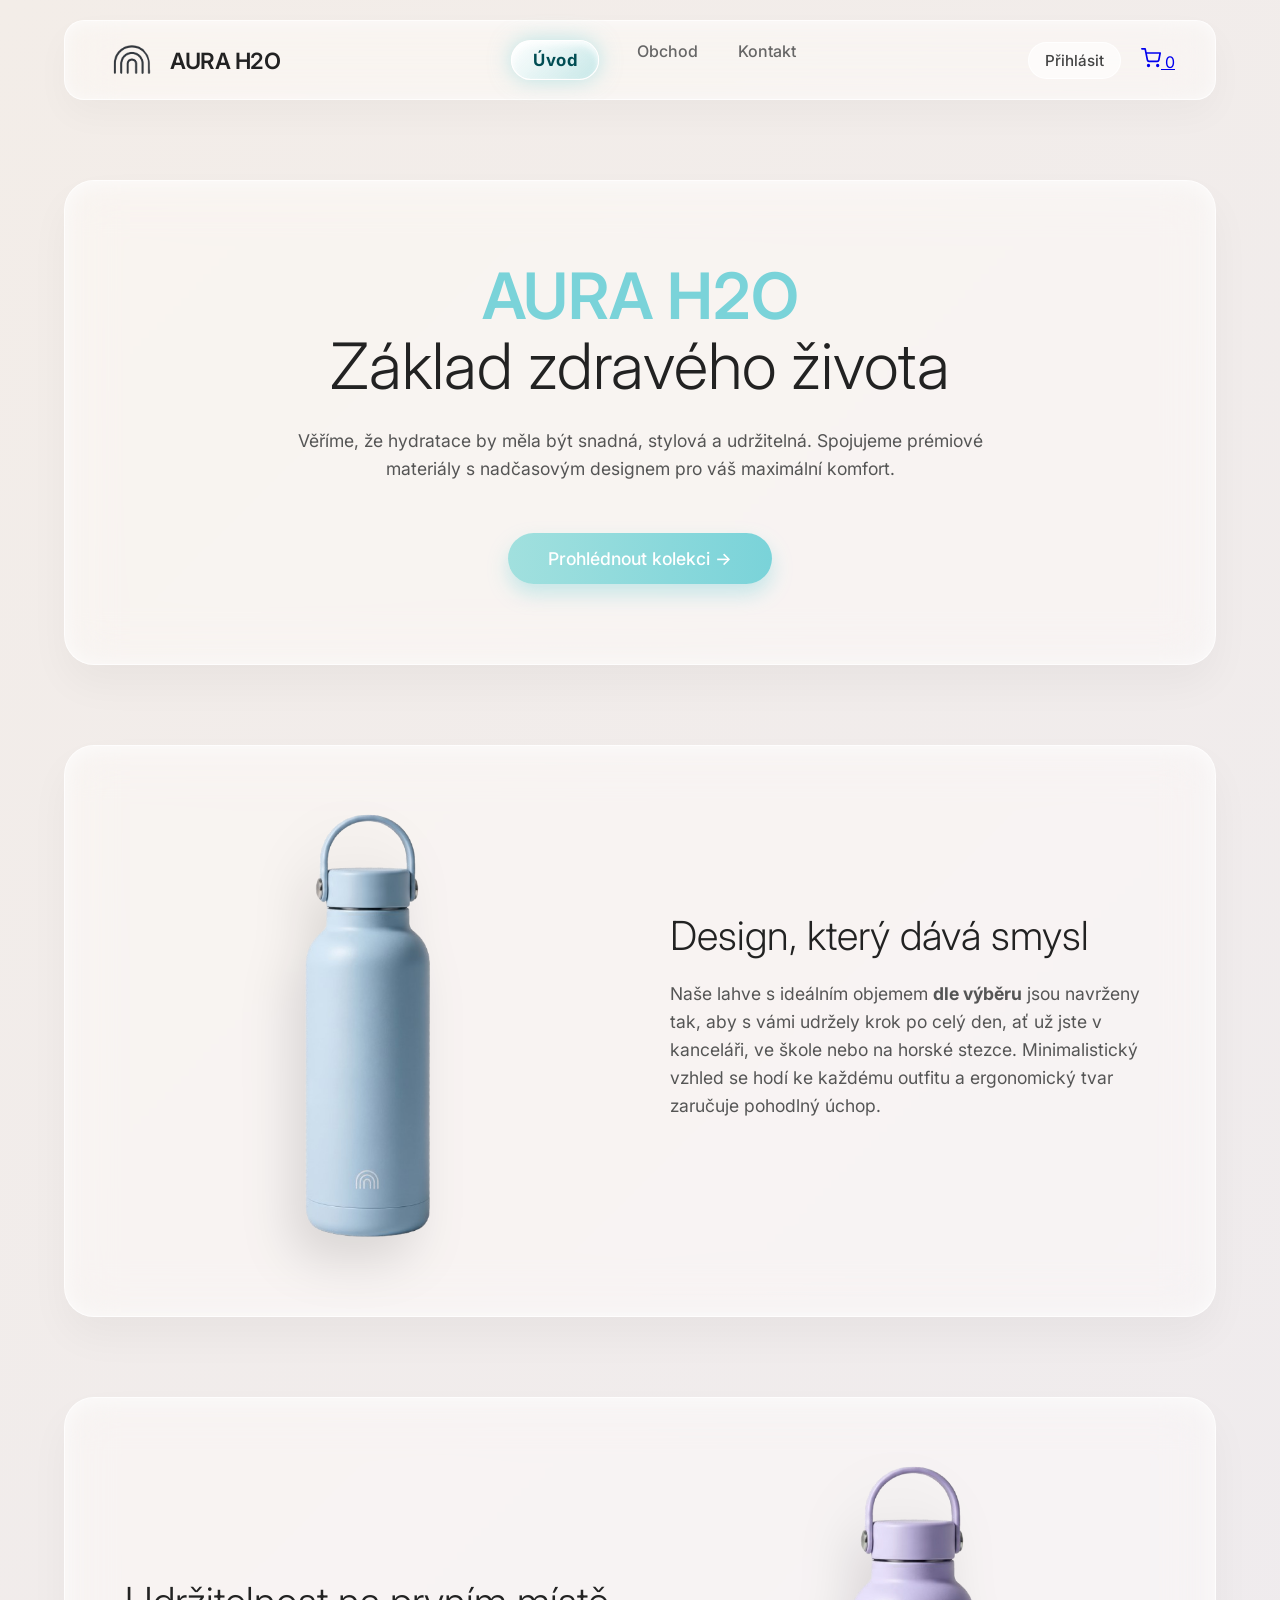
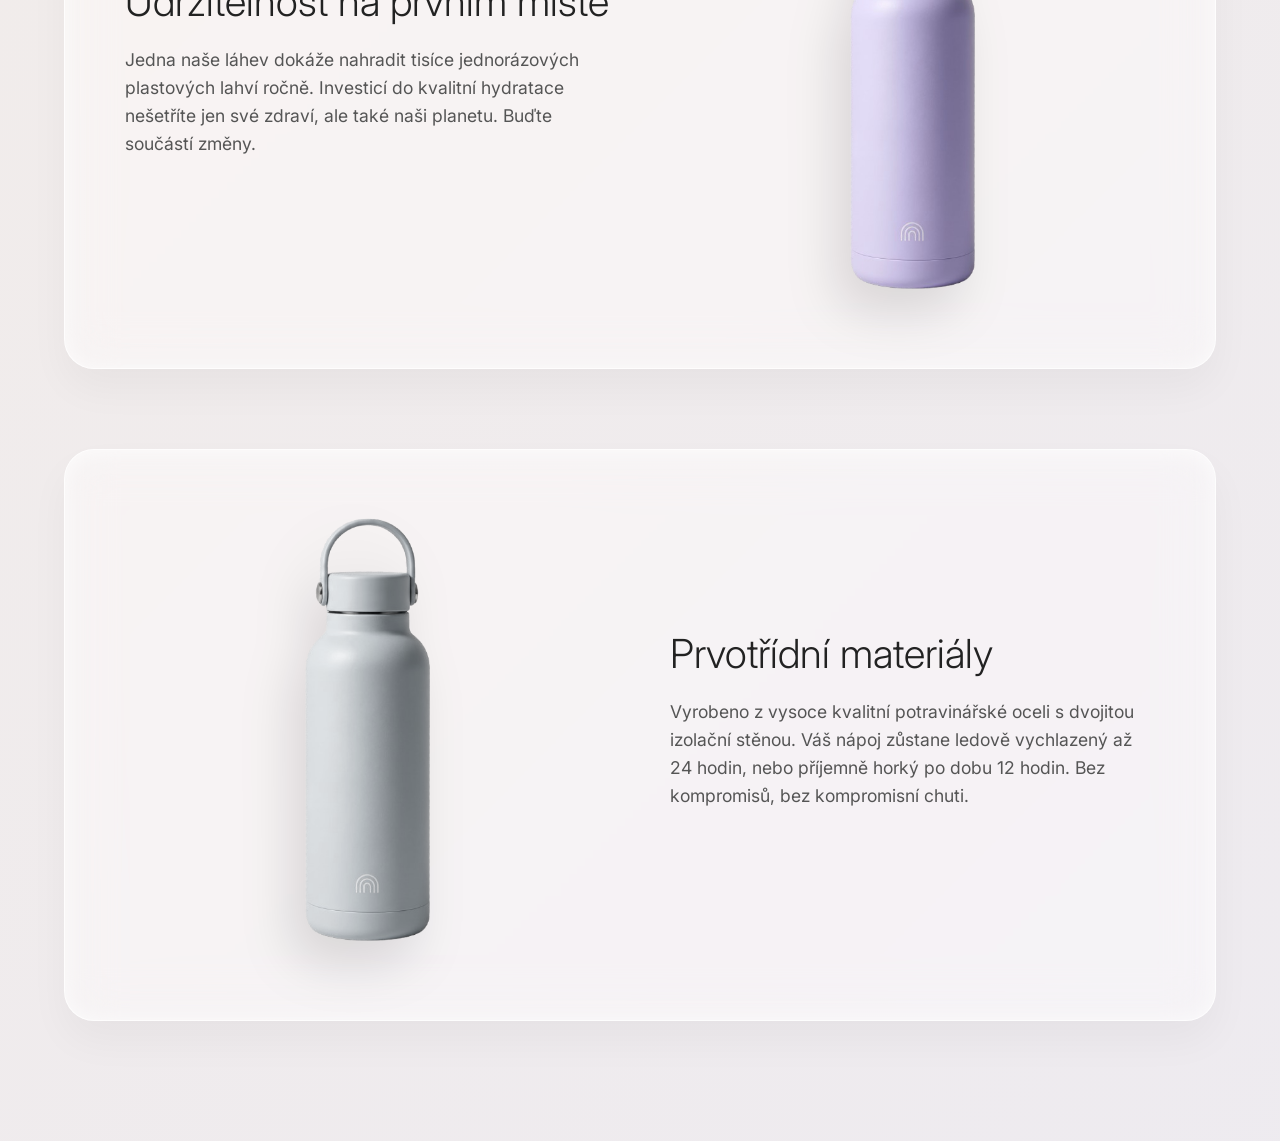
<file: index.html>
<!DOCTYPE html>
<html lang="cs">
<head>
    <meta charset="UTF-8">
    <meta name="viewport" content="width=device-width, initial-scale=1.0">
    <title>Úvod | AURA H2O</title>
    <link rel="stylesheet" href="style.css">
</head>
<body>
    <nav>
        <!-- 1. Logo vlevo -->
        <div class="logo">
            <a href="index.html">
                <img src="logo.png" alt="Logo" onerror="this.src='https://placehold.co/100x35/ccc/fff?text=LOGO'">
                <span>AURA H2O</span>
            </a>
        </div>

        <!-- 2. Odkazy uprostřed -->
        <div class="nav-links">
            <a href="index.html" class="active">Úvod</a>
            <a href="shop.html">Obchod</a>
            <a href="kontakt.html">Kontakt</a>
        </div>

        <!-- 3. Přihlášení a košík vpravo -->
        <div style="display: flex; align-items: center; gap: 20px;">
            <!-- Tlačítko Login / Účet -->
            <a href="login.html" id="auth-link" style="text-decoration: none; color: #444; font-weight: 500; font-size: 0.95rem; background: rgba(255,255,255,0.6); padding: 8px 16px; border-radius: 20px; border: 1px solid rgba(255,255,255,0.9); transition: all 0.3s;">
                Přihlásit
            </a>

            <!-- Košík -->
            <a href="kosik.html" class="cart-icon-btn">
                <svg xmlns="http://www.w3.org/2000/svg" viewBox="0 0 24 24" fill="none" stroke-width="2" stroke-linecap="round" stroke-linejoin="round" style="width: 20px; height: 20px; stroke: currentColor;">
                    <circle cx="9" cy="21" r="1"></circle>
                    <circle cx="20" cy="21" r="1"></circle>
                    <path d="M1 1h4l2.68 13.39a2 2 0 0 0 2 1.61h9.72a2 2 0 0 0 2-1.61L23 6H6"></path>
                </svg>
                <span class="nav-cart-badge" id="nav-cart-count">0</span>
            </a>
        </div>
    </nav>

    <main>
        <div class="index-container">
            
            <div class="hero-card">
                <h1><strong>AURA H2O</strong><br>Základ zdravého života</h1>
                <p style="max-width: 700px; margin: 0 auto 40px auto;">
                    Věříme, že hydratace by měla být snadná, stylová a udržitelná. 
                    Spojujeme prémiové materiály s nadčasovým designem pro váš maximální komfort.
                </p>
                <a href="shop.html" class="btn-shop">
                    Prohlédnout kolekci &rarr;
                </a>
            </div>

            <div class="feature-row">
                <div class="feature-text">
                    <h2>Design, který dává smysl</h2>
                    <p>
                        Naše lahve s ideálním objemem <strong>dle výběru</strong> jsou navrženy tak, aby s vámi udržely krok po celý den, 
                        ať už jste v kanceláři, ve škole nebo na horské stezce. Minimalistický 
                        vzhled se hodí ke každému outfitu a ergonomický tvar zaručuje pohodlný úchop.
                    </p>
                </div>
                <div class="feature-image">
                    <img src="lahev.png" alt="Láhev FlowState" onerror="this.src='https://placehold.co/400x800/8bb2ca/fff?text=LÁHEV'">
                </div>
            </div>

            <div class="feature-row">
                <div class="feature-text">
                    <h2>Udržitelnost na prvním místě</h2>
                    <p>
                        Jedna naše láhev dokáže nahradit tisíce jednorázových plastových lahví ročně. 
                        Investicí do kvalitní hydratace nešetříte jen své zdraví, ale také naši planetu. 
                        Buďte součástí změny.
                    </p>
                </div>
                <div class="feature-image">
                    <img src="lahev.png" alt="Láhev z jiného úhlu" style="filter: hue-rotate(50deg) drop-shadow(-15px 25px 25px rgba(0,0,0,0.12));" onerror="this.src='https://placehold.co/400x800/b7b0d1/fff?text=LÁHEV'">
                </div>
            </div>

            <div class="feature-row">
                <div class="feature-text">
                    <h2>Prvotřídní materiály</h2>
                    <p>
                        Vyrobeno z vysoce kvalitní potravinářské oceli s dvojitou izolační stěnou. 
                        Váš nápoj zůstane ledově vychlazený až 24 hodin, nebo příjemně horký po dobu 12 hodin. 
                        Bez kompromisů, bez kompromisní chuti.
                    </p>
                </div>
                <div class="feature-image">
                    <img src="lahev.png" alt="Detail materiálů" style="filter: grayscale(0.8) drop-shadow(-15px 25px 25px rgba(0,0,0,0.12));" onerror="this.src='https://placehold.co/400x800/616264/fff?text=LÁHEV'">
                </div>
            </div>

        </div>
    </main>

    <script>
        // Funkce pro aktualizaci počtu položek v košíku
        function updateCartCount() {
            const cart = JSON.parse(localStorage.getItem('flowstate_cart')) || [];
            const navCartCount = document.getElementById('nav-cart-count');
            navCartCount.textContent = cart.reduce((total, item) => total + item.quantity, 0);
        }

        // Aktualizace počtu položek při načtení stránky
        document.addEventListener('DOMContentLoaded', updateCartCount);
    </script>
</body>
</html>
</file>
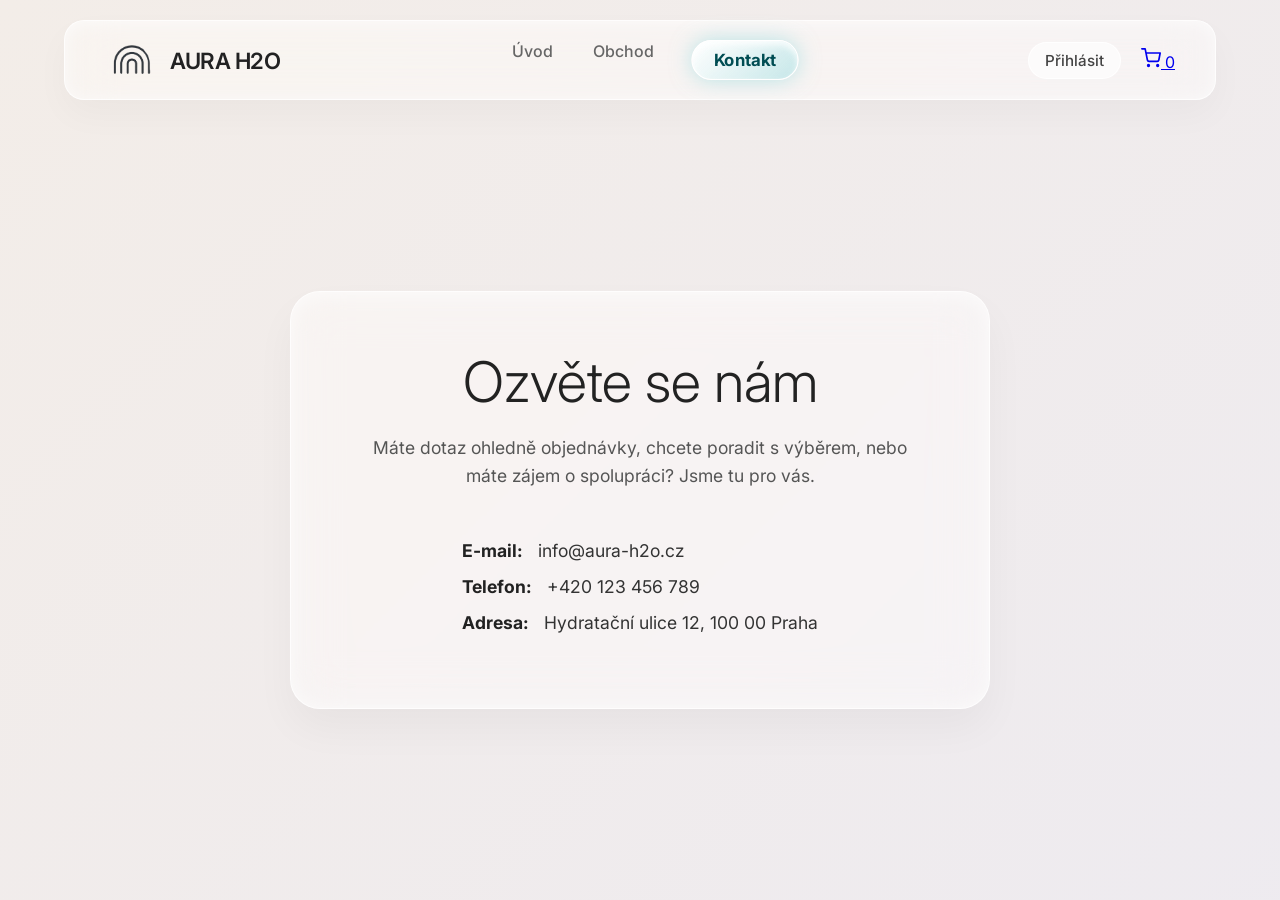
<file: kontakt.html>
<!DOCTYPE html>
<html lang="cs">
<head>
    <meta charset="UTF-8">
    <meta name="viewport" content="width=device-width, initial-scale=1.0">
    <title>Kontakt | AURA H2O</title>
    <link rel="stylesheet" href="style.css">
</head>
<body>
    <nav>
        <!-- 1. Logo vlevo -->
        <div class="logo">
            <a href="index.html">
                <img src="logo.png" alt="Logo" onerror="this.src='https://placehold.co/100x35/ccc/fff?text=LOGO'">
                <span>AURA H2O</span>
            </a>
        </div>

        <!-- 2. Odkazy uprostřed -->
        <div class="nav-links">
            <a href="index.html">Úvod</a>
            <a href="shop.html">Obchod</a>
            <a href="kontakt.html" class="active">Kontakt</a>
        </div>

        <!-- 3. Přihlášení a košík vpravo -->
        <div style="display: flex; align-items: center; gap: 20px;">
            <!-- Tlačítko Login / Účet -->
            <a href="login.html" id="auth-link" style="text-decoration: none; color: #444; font-weight: 500; font-size: 0.95rem; background: rgba(255,255,255,0.6); padding: 8px 16px; border-radius: 20px; border: 1px solid rgba(255,255,255,0.9); transition: all 0.3s;">
                Přihlásit
            </a>

            <!-- Košík -->
            <a href="kosik.html" class="cart-icon-btn">
                <svg xmlns="http://www.w3.org/2000/svg" viewBox="0 0 24 24" fill="none" stroke-width="2" stroke-linecap="round" stroke-linejoin="round" style="width: 20px; height: 20px; stroke: currentColor;">
                    <circle cx="9" cy="21" r="1"></circle>
                    <circle cx="20" cy="21" r="1"></circle>
                    <path d="M1 1h4l2.68 13.39a2 2 0 0 0 2 1.61h9.72a2 2 0 0 0 2-1.61L23 6H6"></path>
                </svg>
                <span class="nav-cart-badge" id="nav-cart-count">0</span>
            </a>
        </div>
    </nav>

    <main>
        <div class="card">
            <h1>Ozvěte se nám</h1>
            <p>Máte dotaz ohledně objednávky, chcete poradit s výběrem, nebo máte zájem o spolupráci? Jsme tu pro vás.</p>
            
            <div class="contact-list">
                <div><strong>E-mail:</strong> info@aura-h2o.cz</div>
                <div><strong>Telefon:</strong> +420 123 456 789</div>
                <div><strong>Adresa:</strong> Hydratační ulice 12, 100 00 Praha</div>
            </div>
        </div>
    </main>

    <script>
        // xFunkce pro aktualizaci počtu položek v košíku
        function updateCartCount() {
            const cart = JSON.parse(localStorage.getItem('flowstate_cart')) || [];
            const navCartCount = document.getElementById('nav-cart-count');
            navCartCount.textContent = cart.reduce((total, item) => total + item.quantity, 0);
        }

        // Aktualizace počtu položek při načtení stránky
        document.addEventListener('DOMContentLoaded', updateCartCount);
    </script>
</body>
</html>
</file>
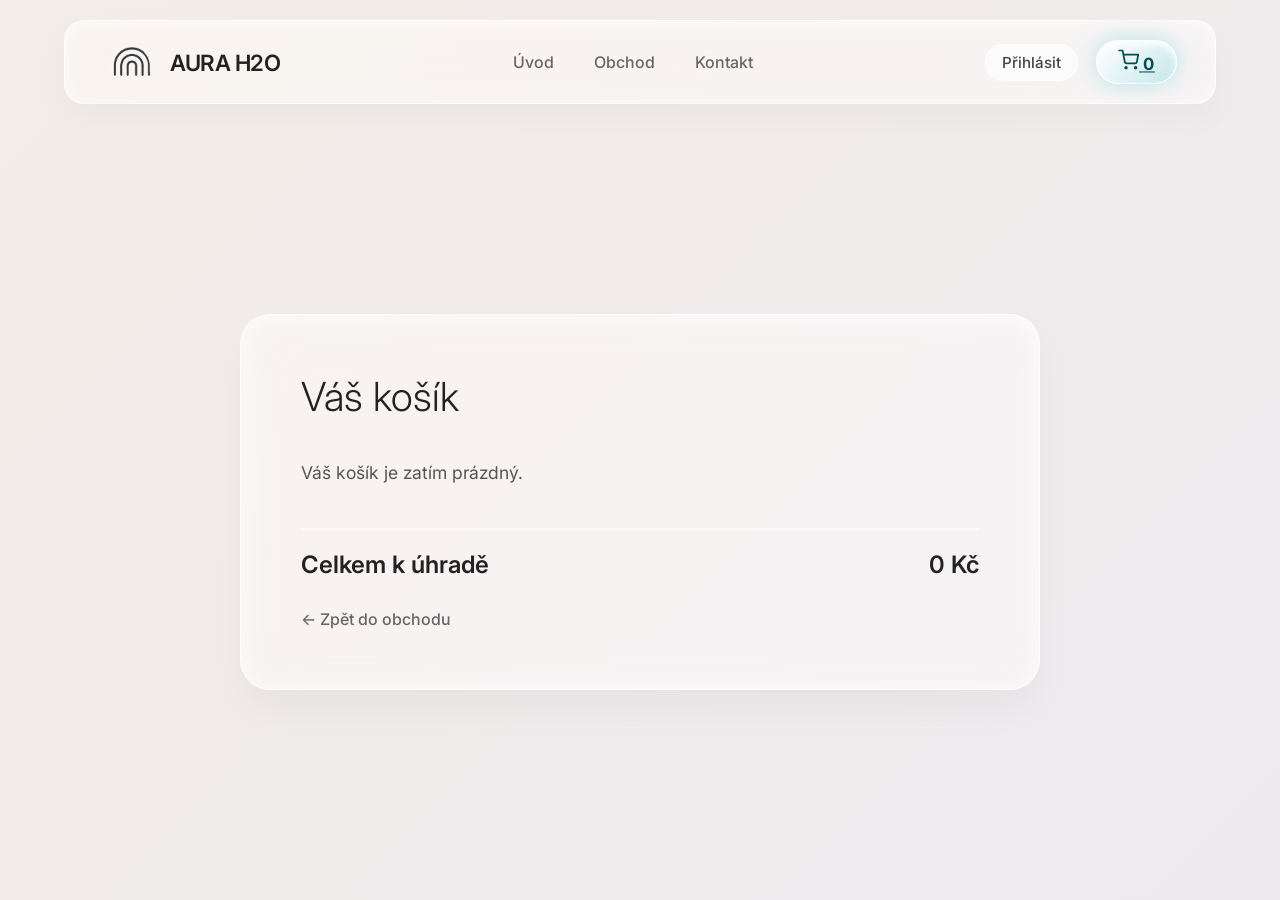
<file: kosik.html>
<!DOCTYPE html>
<html lang="cs">
<head>
    <meta charset="UTF-8">
    <meta name="viewport" content="width=device-width, initial-scale=1.0">
    <title>Košík | AURA H20</title>
    <link rel="stylesheet" href="style.css">
</head>
<body>
    <nav>
        <!-- 1. Logo vlevo -->
        <div class="logo">
            <a href="index.html">
                <img src="logo.png" alt="Logo" onerror="this.src='https://placehold.co/100x35/ccc/fff?text=LOGO'">
                <span>AURA H2O</span>
            </a>
        </div>

        <!-- 2. Odkazy uprostřed -->
        <div class="nav-links">
            <a href="index.html">Úvod</a>
            <a href="shop.html">Obchod</a>
            <a href="kontakt.html">Kontakt</a>
        </div>

        <!-- 3. Přihlášení a košík vpravo -->
        <div style="display: flex; align-items: center; gap: 20px;">
            <!-- Tlačítko Login / Účet -->
            <a href="login.html" id="auth-link" style="text-decoration: none; color: #444; font-weight: 500; font-size: 0.95rem; background: rgba(255,255,255,0.6); padding: 8px 16px; border-radius: 20px; border: 1px solid rgba(255,255,255,0.9); transition: all 0.3s;">
                Přihlásit
            </a>

            <!-- Košík -->
            <a href="kosik.html" class="cart-icon-btn active">
                <svg xmlns="http://www.w3.org/2000/svg" viewBox="0 0 24 24" fill="none" stroke-width="2" stroke-linecap="round" stroke-linejoin="round" style="width: 20px; height: 20px; stroke: currentColor;">
                    <circle cx="9" cy="21" r="1"></circle>
                    <circle cx="20" cy="21" r="1"></circle>
                    <path d="M1 1h4l2.68 13.39a2 2 0 0 0 2 1.61h9.72a2 2 0 0 0 2-1.61L23 6H6"></path>
                </svg>
                <span class="nav-cart-badge" id="nav-cart-count">0</span>
            </a>
        </div>
    </nav>

    <main>
        <div class="card" style="max-width: 800px; width: 100%;">
            <h1 style="text-align: left; font-size: 2.5rem;">Váš košík</h1>
            
            <!-- Kontejner pro produkty -->
            <div id="cart-container" style="margin-top: 30px;">
                <!-- Zde se automaticky vygenerují produkty pomocí JS -->
            </div>

            <div class="cart-total-row">
                <span>Celkem k úhradě</span>
                <span id="cart-total">0 Kč</span>
            </div>

            <div style="display: flex; justify-content: space-between; margin-top: 30px; align-items: center;">
                <a href="shop.html" style="color: #666; text-decoration: none; font-weight: 500;">&larr; Zpět do obchodu</a>
                <a href="objednavka.html" id="checkout-btn" class="btn-shop" style="padding: 15px 40px;">Přejít k pokladně &rarr;</a>
            </div>
        </div>
    </main>

    <script>
        function renderCart() {
            let cart = JSON.parse(localStorage.getItem('flowstate_cart')) || [];
            const container = document.getElementById('cart-container');
            const cartTotal = document.getElementById('cart-total');
            const navCartCount = document.getElementById('nav-cart-count');
            const checkoutBtn = document.getElementById('checkout-btn');
            
            container.innerHTML = '';
            let total = 0;
            let totalItems = 0;

            if (cart.length === 0) {
                container.innerHTML = '<p style="text-align: left; margin: 40px 0;">Váš košík je zatím prázdný.</p>';
                checkoutBtn.style.display = 'none';
                cartTotal.textContent = '0 Kč';
                navCartCount.textContent = '0';
                return;
            }

            checkoutBtn.style.display = 'inline-flex';

            cart.forEach((item, index) => {
                total += item.price * item.quantity;
                totalItems += item.quantity;
                
                const itemHTML = `
                <div class="cart-item">
                    <img src="${item.img}" alt="Láhev" onerror="this.src='https://placehold.co/100x200/${item.hex}/fff?text=LÁHEV'">
                    <div class="cart-item-details">
                        <div class="cart-item-title">FlowState Láhev</div>
                        <div class="cart-item-subtitle">Objem: ${item.size} | Barva: ${item.color}</div>
                        <button class="remove-btn" onclick="removeItem(${index})">Odstranit</button>
                    </div>
                    <div class="cart-quantity">
                        <button class="qty-btn" onclick="changeQty(${index}, -1)">&minus;</button>
                        <span style="font-weight:600; color:#222; width: 20px; text-align: center;">${item.quantity}</span>
                        <button class="qty-btn" onclick="changeQty(${index}, 1)">&plus;</button>
                    </div>
                    <div class="cart-item-price">${item.price * item.quantity} Kč</div>
                </div>
                `;
                container.innerHTML += itemHTML;
            });

            cartTotal.textContent = total + ' Kč';
            navCartCount.textContent = totalItems;
        }

        // Změna počtu kusů
        function changeQty(index, change) {
            let cart = JSON.parse(localStorage.getItem('flowstate_cart'));
            if (cart[index].quantity + change > 0) {
                cart[index].quantity += change;
                localStorage.setItem('flowstate_cart', JSON.stringify(cart));
                renderCart();
            }
        }

        // Smazání celé položky
        function removeItem(index) {
            let cart = JSON.parse(localStorage.getItem('flowstate_cart'));
            cart.splice(index, 1);
            localStorage.setItem('flowstate_cart', JSON.stringify(cart));
            renderCart();
        }

        // Vykreslit košík po načtení stránky
        renderCart();
    </script>
</body>
</html>
</file>
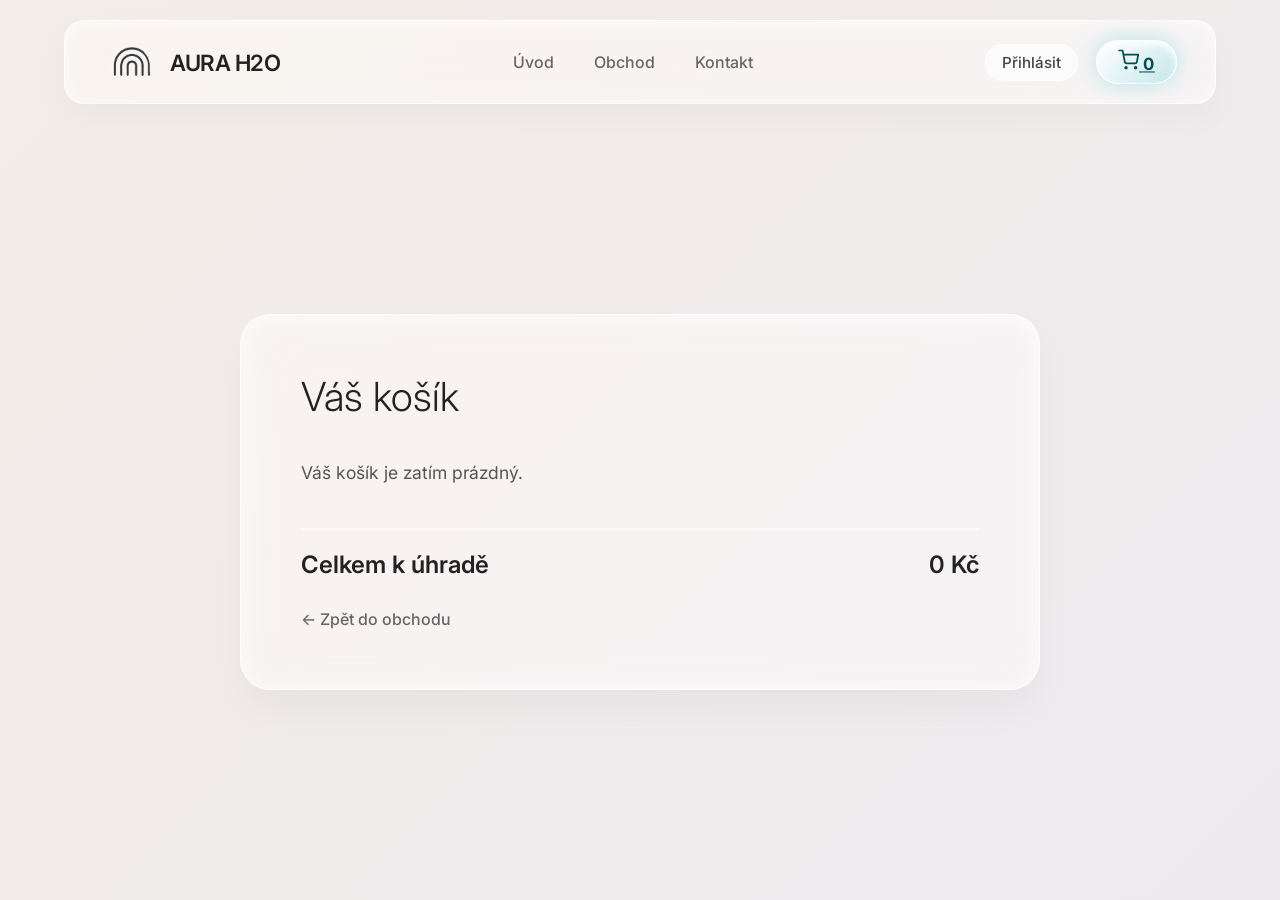
<file: objednavka.html>
<!DOCTYPE html>
<html lang="cs">
<head>
    <meta charset="UTF-8">
    <meta name="viewport" content="width=device-width, initial-scale=1.0">
    <title>Pokladna | AURA H2O</title>
    <link rel="stylesheet" href="style.css">
    <script src="https://widget.packeta.com/v6/www/js/library.js"></script>
</head>
<body>
    <nav>
        <!-- 1. Logo vlevo -->
        <div class="logo">
            <a href="index.html">
                <img src="logo.png" alt="Logo" onerror="this.src='https://placehold.co/100x35/ccc/fff?text=LOGO'">
                <span>AURA H2O</span>
            </a>
        </div>

        <!-- 2. Odkazy uprostřed -->
        <div class="nav-links">
            <a href="index.html">Úvod</a>
            <a href="shop.html">Obchod</a>
            <a href="kontakt.html">Kontakt</a>
        </div>

        <!-- 3. Přihlášení a košík vpravo -->
        <div style="display: flex; align-items: center; gap: 20px;">
            <!-- Tlačítko Login / Účet -->
            <a href="login.html" id="auth-link" style="text-decoration: none; color: #444; font-weight: 500; font-size: 0.95rem; background: rgba(255,255,255,0.6); padding: 8px 16px; border-radius: 20px; border: 1px solid rgba(255,255,255,0.9); transition: all 0.3s;">
                Přihlásit
            </a>

            <!-- Košík -->
            <a href="kosik.html" class="cart-icon-btn">
                <svg xmlns="http://www.w3.org/2000/svg" viewBox="0 0 24 24" fill="none" stroke-width="2" stroke-linecap="round" stroke-linejoin="round" style="width: 20px; height: 20px; stroke: currentColor;">
                    <circle cx="9" cy="21" r="1"></circle>
                    <circle cx="20" cy="21" r="1"></circle>
                    <path d="M1 1h4l2.68 13.39a2 2 0 0 0 2 1.61h9.72a2 2 0 0 0 2-1.61L23 6H6"></path>
                </svg>
                <span class="nav-cart-badge" id="nav-cart-count">0</span>
            </a>
        </div>
    </nav>

    <main>
        <div class="card" style="max-width: 800px; width: 100%;">
            <h1>Pokladna</h1>
            <p style="margin-bottom: 20px;">Vyplňte dodací údaje a zvolte preferovaný způsob dopravy a platby.</p>
            
            <form action="#" method="POST" class="order-form">
                
                <!-- KROK 1: Osobní údaje -->
                <div class="checkout-section">1. Dodací údaje</div>
                <div style="display: grid; grid-template-columns: 1fr 1fr; gap: 20px;">
                    <div class="form-group">
                        <label for="jmeno">Jméno a příjmení</label>
                        <input type="text" id="jmeno" name="jmeno" placeholder="Jan Novák" required>
                    </div>
                    <div class="form-group">
                        <label for="telefon">Telefon</label>
                        <input type="tel" id="telefon" name="telefon" placeholder="+420 123 456 789" required>
                    </div>
                </div>
                
                <div class="form-group">
                    <label for="email">E-mailová adresa</label>
                    <input type="email" id="email" name="email" placeholder="jan.novak@email.cz" required>
                </div>

                <div class="form-group">
                    <label for="adresa">Doručovací adresa (Ulice, Město, PSČ)</label>
                    <textarea id="adresa" name="adresa" rows="2" placeholder="Zadejte celou adresu..." required></textarea>
                </div>

                <!-- KROK 2: Doprava -->
                <div class="checkout-section">2. Způsob dopravy</div>
                <div class="radio-group">
                    
                    <div style="display: flex; flex-direction: column; gap: 10px;">
                        <label class="radio-label">
                            <div class="radio-label-content">
                                <input type="radio" name="doprava" value="zasilkovna" data-price="79" checked required>
                                Zásilkovna - Z-Box / Výdejní místo
                            </div>
                            <div class="radio-price">79 Kč</div>
                        </label>
                        
                        <div id="zasilkovna-box" style="padding: 15px 20px; background: rgba(255, 255, 255, 0.4); backdrop-filter: blur(5px); border-radius: 15px; border: 1px dashed rgba(255, 255, 255, 0.9); display: flex; flex-direction: column; gap: 10px;">
                            <div id="zasilkovna-nazev" style="font-weight: 500; color: #444; font-size: 0.95rem;">Zatím nebylo vybráno žádné výdejní místo.</div>
                            <button id="zasilkovna-btn" type="button" class="btn-shop" style="padding: 10px 20px; font-size: 0.95rem; align-self: flex-start; box-shadow: none;">Vybrat pobočku na mapě &rarr;</button>
                            <input type="hidden" id="zasilkovna-id" name="zasilkovna-id" required>
                        </div>
                    </div>

                    <label class="radio-label">
                        <div class="radio-label-content">
                            <input type="radio" name="doprava" value="ppl" data-price="119">
                            PPL - Doručení na adresu
                        </div>
                        <div class="radio-price">119 Kč</div>
                    </label>

                    <label class="radio-label">
                        <div class="radio-label-content">
                            <input type="radio" name="doprava" value="posta" data-price="109">
                            Česká pošta - Balík do ruky
                        </div>
                        <div class="radio-price">109 Kč</div>
                    </label>
                </div>

                <!-- KROK 3: Platba -->
                <div class="checkout-section">3. Způsob platby</div>
                <div class="radio-group">
                    <label class="radio-label">
                        <div class="radio-label-content">
                            <input type="radio" name="platba" value="karta" data-price="0" checked required>
                            Kartou online
                        </div>
                        <div class="radio-price">Zdarma</div>
                    </label>

                    <label class="radio-label">
                        <div class="radio-label-content">
                            <input type="radio" name="platba" value="prevod" data-price="0">
                            Bankovní převod
                        </div>
                        <div class="radio-price">Zdarma</div>
                    </label>

                    <label class="radio-label">
                        <div class="radio-label-content">
                            <input type="radio" name="platba" value="dobirka" data-price="39">
                            Dobírka (platba při převzetí)
                        </div>
                        <div class="radio-price">+ 39 Kč</div>
                    </label>
                </div>

                <!-- KROK 4: Shrnutí -->
                <div class="order-summary">
                    <!-- Sem se dynamicky načtou položky z košíku -->
                    <div id="summary-items"></div>
                    
                    <hr style="border: 0; border-top: 2px solid rgba(255,255,255,0.7); margin: 15px 0;">
                    
                    <div class="summary-row">
                        <span>Doprava</span>
                        <span id="summary-doprava">79 Kč</span>
                    </div>
                    <div class="summary-row" id="summary-platba-row" style="display: none;">
                        <span>Příplatek za platbu</span>
                        <span id="summary-platba">0 Kč</span>
                    </div>
                    <div class="summary-total">
                        <span>Celkem k úhradě</span>
                        <span id="summary-celkem">0 Kč</span>
                    </div>
                </div>

                <button type="submit" class="btn-shop" style="padding: 20px; font-size: 1.2rem; width: 100%;">Dokončit objednávku &rarr;</button>
            </form>
        </div>
    </main>

    <script>
        // NAČTENÍ KOŠÍKU A VYKRESLENÍ POLOŽEK
        let cart = JSON.parse(localStorage.getItem('flowstate_cart')) || [];
        
        // Pokud je košík prázdný, přesměrujeme zákazníka zpět
        if (cart.length === 0) {
            window.location.href = 'kosik.html';
        }

        let basePrice = 0;
        let totalItems = 0;
        const summaryItems = document.getElementById('summary-items');

        cart.forEach(item => {
            const itemTotalPrice = item.price * item.quantity;
            basePrice += itemTotalPrice;
            totalItems += item.quantity;

            summaryItems.innerHTML += `
                <div class="summary-row" style="margin-bottom: 8px;">
                    <span>${item.quantity}x Láhev (${item.size}, ${item.color})</span>
                    <span>${itemTotalPrice} Kč</span>
                </div>
            `;
        });

        // Aktualizace čísla v navigaci
        document.getElementById('nav-cart-count').textContent = totalItems;

        // JS PRO DYNAMICKÝ VÝPOČET CENY (DOPRAVA + PLATBA)
        const dopravaInputs = document.querySelectorAll('input[name="doprava"]');
        const platbaInputs = document.querySelectorAll('input[name="platba"]');
        
        const summaryDoprava = document.getElementById('summary-doprava');
        const summaryPlatba = document.getElementById('summary-platba');
        const summaryPlatbaRow = document.getElementById('summary-platba-row');
        const summaryCelkem = document.getElementById('summary-celkem');

        const zasilkovnaBox = document.getElementById('zasilkovna-box');
        const zasilkovnaIdInput = document.getElementById('zasilkovna-id');

        function prepocitejCenu() {
            const vybranaDoprava = document.querySelector('input[name="doprava"]:checked');
            const vybranaPlatba = document.querySelector('input[name="platba"]:checked');

            const cenaDoprava = parseInt(vybranaDoprava.getAttribute('data-price')) || 0;
            const cenaPlatba = parseInt(vybranaPlatba.getAttribute('data-price')) || 0;

            if (vybranaDoprava.value === 'zasilkovna') {
                zasilkovnaBox.style.display = 'flex';
                zasilkovnaIdInput.required = true;
            } else {
                zasilkovnaBox.style.display = 'none';
                zasilkovnaIdInput.required = false;
            }

            summaryDoprava.textContent = cenaDoprava > 0 ? cenaDoprava + ' Kč' : 'Zdarma';

            if (cenaPlatba > 0) {
                summaryPlatba.textContent = cenaPlatba + ' Kč';
                summaryPlatbaRow.style.display = 'flex';
            } else {
                summaryPlatbaRow.style.display = 'none';
            }

            // Výsledná cena = položky v košíku + doprava + platba
            const celkovaCena = basePrice + cenaDoprava + cenaPlatba;
            summaryCelkem.textContent = celkovaCena + ' Kč';
        }

        dopravaInputs.forEach(input => input.addEventListener('change', prepocitejCenu));
        platbaInputs.forEach(input => input.addEventListener('change', prepocitejCenu));

        prepocitejCenu();

        // INICIALIZACE ZÁSILKOVNA MAPY (WIDGETU)
        document.getElementById('zasilkovna-btn').addEventListener('click', function(e) {
            e.preventDefault();
            
            const packetaOptions = {
                country: "cz",
                language: "cs",
                valueFormat: "id"
            };
            
            Packeta.Widget.pick('1234567890', function(point) {
                if (point) {
                    document.getElementById('zasilkovna-nazev').innerHTML = `<strong style="color:#222;">Vybráno:</strong> ${point.name} (${point.city})`;
                    document.getElementById('zasilkovna-id').value = point.id;
                    
                    document.getElementById('zasilkovna-btn').style.background = "linear-gradient(90deg, #a3b19b, #8da083)";
                    document.getElementById('zasilkovna-btn').innerHTML = "Změnit výdejní místo";
                }
            }, packetaOptions);
        });

        // Po odeslání objednávky chceme košík vyprázdnit
        document.querySelector('.order-form').addEventListener('submit', function() {
            // Reálně by se zde data odeslala na server, my pro ilustraci vymažeme košík
            localStorage.removeItem('flowstate_cart');
        });
    </script>
</body>
</html>
</file>
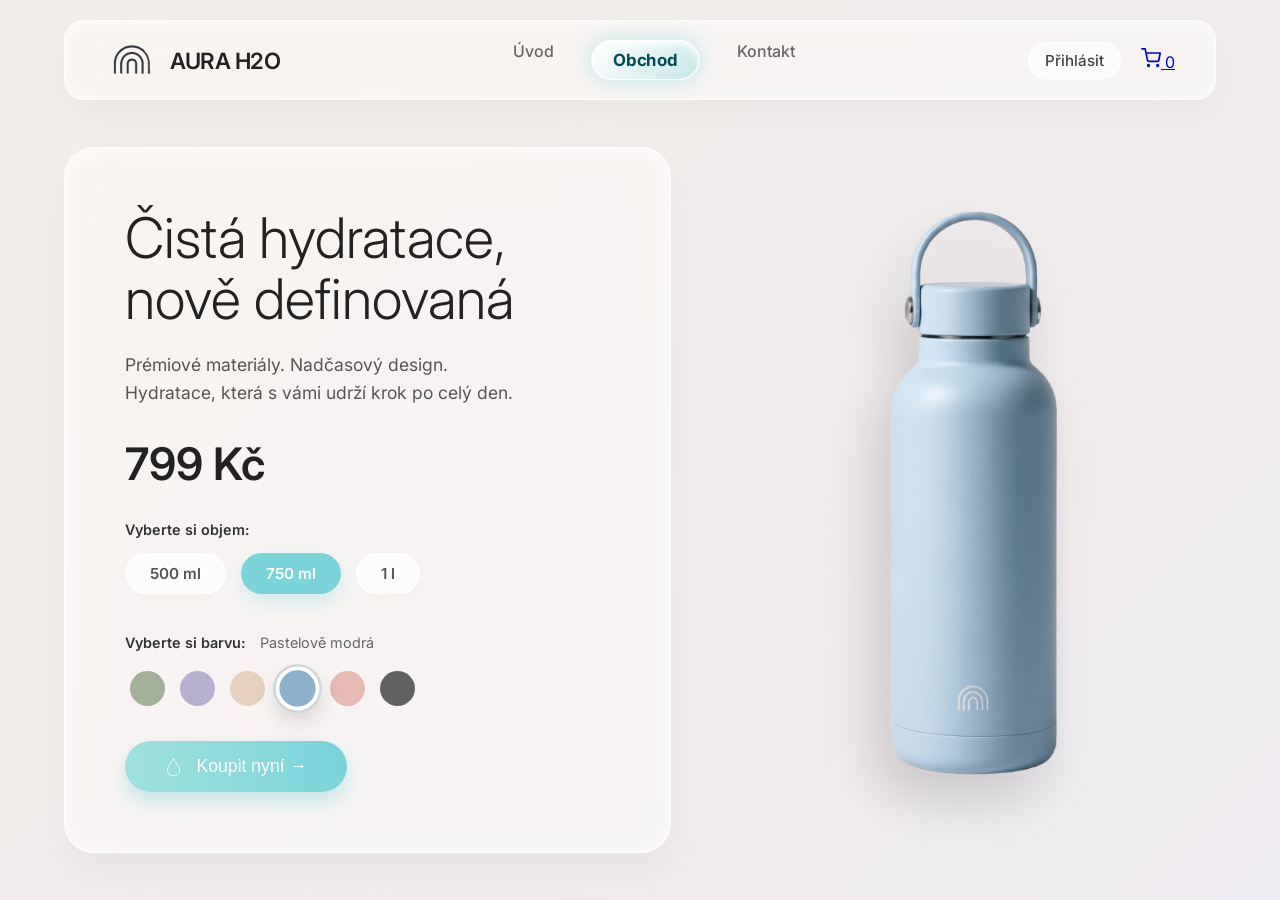
<file: shop.html>
<!DOCTYPE html>
<html lang="cs">
<head>
    <meta charset="UTF-8">
    <meta name="viewport" content="width=device-width, initial-scale=1.0">
    <title>Obchod | AURA H20</title>
    <link rel="stylesheet" href="style.css">
</head>
<body>
    <nav>
        <!-- 1. Logo vlevo -->
        <div class="logo">
            <a href="index.html">
                <img src="logo.png" alt="Logo" onerror="this.src='https://placehold.co/100x35/ccc/fff?text=LOGO'">
                <span>AURA H2O</span>
            </a>
        </div>

        <!-- 2. Odkazy uprostřed -->
        <div class="nav-links">
            <a href="index.html">Úvod</a>
            <a href="shop.html" class="active">Obchod</a>
            <a href="kontakt.html">Kontakt</a>
        </div>

        <!-- 3. Přihlášení a košík vpravo -->
        <div style="display: flex; align-items: center; gap: 20px;">
            <!-- Tlačítko Login / Účet -->
            <a href="login.html" id="auth-link" style="text-decoration: none; color: #444; font-weight: 500; font-size: 0.95rem; background: rgba(255,255,255,0.6); padding: 8px 16px; border-radius: 20px; border: 1px solid rgba(255,255,255,0.9); transition: all 0.3s;">
                Přihlásit
            </a>

            <!-- Košík -->
            <a href="kosik.html" class="cart-icon-btn">
                <svg xmlns="http://www.w3.org/2000/svg" viewBox="0 0 24 24" fill="none" stroke-width="2" stroke-linecap="round" stroke-linejoin="round" style="width: 20px; height: 20px; stroke: currentColor;">
                    <circle cx="9" cy="21" r="1"></circle>
                    <circle cx="20" cy="21" r="1"></circle>
                    <path d="M1 1h4l2.68 13.39a2 2 0 0 0 2 1.61h9.72a2 2 0 0 0 2-1.61L23 6H6"></path>
                </svg>
                <span class="nav-cart-badge" id="nav-cart-count">0</span>
            </a>
        </div>
    </nav>

    <main>
        <div class="shop-container">
            <div class="shop-content">
                <h1>Čistá hydratace,<br>nově definovaná</h1>
                <p>Prémiové materiály. Nadčasový design.<br>Hydratace, která s vámi udrží krok po celý den.</p>
                
                <div class="price-display" id="price-display">799 Kč</div>

                <div class="size-picker">
                    <div class="size-picker-title">Vyberte si objem:</div>
                    <div class="sizes">
                        <div class="size" data-price="499">500 ml</div>
                        <div class="size active" data-price="799">750 ml</div>
                        <div class="size" data-price="1099">1 l</div>
                    </div>
                </div>

                <div class="color-picker">
                    <div class="color-picker-title">
                        Vyberte si barvu: <span id="color-name-display" style="margin-left:10px; font-weight:normal; color:#666;">Pastelově modrá</span>
                    </div>
                    <div class="colors">
                        <div class="color" style="background-color: #a3b19b;" data-name="Šalvějově zelená" data-img="lahev-zelena.png" data-hex="a3b19b"></div>
                        <div class="color" style="background-color: #b7b0d1;" data-name="Levandulová" data-img="lahev-fialova.png" data-hex="b7b0d1"></div>
                        <div class="color" style="background-color: #e5d1be;" data-name="Písková" data-img="lahev-bezova.png" data-hex="e5d1be"></div>
                        <div class="color active" style="background-color: #8bb2ca;" data-name="Pastelově modrá" data-img="lahev.png" data-hex="8bb2ca"></div>
                        <div class="color" style="background-color: #e6b9b3;" data-name="Pudrově růžová" data-img="lahev-ruzova.png" data-hex="e6b9b3"></div>
                        <div class="color" style="background-color: #616264;" data-name="Grafitově šedá" data-img="lahev-seda.png" data-hex="616264"></div>
                    </div>
                </div>
                
                <!-- Změněno z odkazu na tlačítko, které spouští JavaScript -->
                <button id="add-to-cart-btn" class="btn-shop" style="border:none; cursor:pointer;">
                    <img src="kapka.png" alt="Kapka" onerror="this.src='data:image/svg+xml;utf8,<svg xmlns=\'http://www.w3.org/2000/svg\' viewBox=\'0 0 24 24\' fill=\'white\'><path d=\'M12 21.5c-3.14 0-6-2.52-6-6.5 0-3.32 3.8-8.24 5.37-10.05a.8.8 0 0 1 1.26 0C14.2 6.76 18 11.68 18 15c0 3.98-2.86 6.5-6 6.5z\'/></svg>'">
                    Koupit nyní &rarr;
                </button>
            </div>

            <div class="shop-image">
                <img id="bottle-image" src="lahev.png" alt="Láhev">
            </div>
        </div>
    </main>

    <script>
        const colors = document.querySelectorAll('.color');
        const bottleImage = document.getElementById('bottle-image');
        const colorNameDisplay = document.getElementById('color-name-display');
        const sizes = document.querySelectorAll('.size');
        const priceDisplay = document.getElementById('price-display');

        // Změna barvy
        colors.forEach(color => {
            color.addEventListener('click', () => {
                colors.forEach(c => c.classList.remove('active'));
                color.classList.add('active');
                bottleImage.style.opacity = '0';
                
                setTimeout(() => {
                    const newImgSrc = color.getAttribute('data-img');
                    const newColorName = color.getAttribute('data-name');
                    const hexColor = color.getAttribute('data-hex');

                    bottleImage.onerror = function() {
                        this.src = `https://placehold.co/400x800/${hexColor}/fff?text=LÁHEV`;
                    };

                    bottleImage.src = newImgSrc;
                    colorNameDisplay.textContent = newColorName;
                    bottleImage.style.opacity = '1';
                }, 150);
            });
        });

        // Změna objemu
        sizes.forEach(size => {
            size.addEventListener('click', () => {
                sizes.forEach(s => s.classList.remove('active'));
                size.classList.add('active');
                
                priceDisplay.style.opacity = '0';
                setTimeout(() => {
                    priceDisplay.textContent = size.getAttribute('data-price') + ' Kč';
                    priceDisplay.style.opacity = '1';
                }, 150);
            });
        });

        // Přidání do košíku pomocí localStorage
        document.getElementById('add-to-cart-btn').addEventListener('click', () => {
            const activeColor = document.querySelector('.color.active');
            const activeSize = document.querySelector('.size.active');

            const item = {
                color: activeColor.getAttribute('data-name'),
                img: activeColor.getAttribute('data-img'),
                hex: activeColor.getAttribute('data-hex'),
                size: activeSize.textContent,
                price: parseInt(activeSize.getAttribute('data-price')),
                quantity: 1
            };

            let cart = JSON.parse(localStorage.getItem('flowstate_cart')) || [];
            
            // Kontrola, jestli už přesně tahle láhev v košíku není (stejná barva i velikost)
            let existingItemIndex = cart.findIndex(cartItem => cartItem.color === item.color && cartItem.size === item.size);
            
            if (existingItemIndex !== -1) {
                cart[existingItemIndex].quantity += 1;
            } else {
                cart.push(item);
            }

            localStorage.setItem('flowstate_cart', JSON.stringify(cart));
            window.location.href = 'kosik.html'; // Přesměrování rovnou do košíku
        });

        // Aktualizace čísla v navigaci při načtení
        function updateNavCart() {
            let cart = JSON.parse(localStorage.getItem('flowstate_cart')) || [];
            let totalItems = cart.reduce((sum, item) => sum + item.quantity, 0);
            document.getElementById('nav-cart-count').textContent = totalItems;
        }
        updateNavCart();
    </script>
</body>
</html>
</file>
<file: style.css>
@import url('https://fonts.googleapis.com/css2?family=Inter:wght@300;400;500;600&display=swap');

* {
    margin: 0;
    padding: 0;
    box-sizing: border-box;
}

body {
    font-family: 'Inter', sans-serif;
    color: #333;
    min-height: 100vh;
    display: flex;
    flex-direction: column;
    align-items: center;
    background: linear-gradient(-45deg, #e8f0f2, #fcfcfc, #eceaf2, #f3ede8);
    background-size: 400% 400%;
    animation: gradientBG 15s ease infinite;
}

@keyframes gradientBG {
    0% { background-position: 0% 50%; }
    50% { background-position: 100% 50%; }
    100% { background-position: 0% 50%; }
}

/* --- Navigace --- */
nav {
    width: 90%;
    max-width: 1200px;
    background: rgba(255, 255, 255, 0.4);
    backdrop-filter: blur(24px) saturate(150%);
    -webkit-backdrop-filter: blur(24px) saturate(150%);
    border: 1px solid rgba(255, 255, 255, 0.8);
    box-shadow: 0 15px 35px rgba(0,0,0,0.03), inset 0 2px 15px rgba(255, 255, 255, 0.6);
    margin-top: 20px;
    border-radius: 20px;
    display: flex;
    justify-content: space-between;
    align-items: center;
    padding: 20px 40px;
    position: sticky;
    top: 20px;
    z-index: 100;
}

.logo a {
    display: flex;
    align-items: center;
    gap: 12px;
    text-decoration: none;
    color: #222;
    font-size: 1.4rem;
    font-weight: 600;
    letter-spacing: -0.5px;
}

.logo img {
    height: 35px;
}

.nav-links {
    display: flex;
    gap: 40px;
}

.nav-links a {
    text-decoration: none;
    color: #666;
    font-weight: 500;
    transition: all 0.3s ease;
}

/* Výjimečný Liquid Glass efekt pro aktivní záložku i košík */
.nav-links a.active, 
a.cart-icon-btn.active {
    color: #004d53 !important;
    font-weight: 700 !important;
    background: linear-gradient(135deg, rgba(255, 255, 255, 0.95), rgba(122, 211, 217, 0.4));
    padding: 8px 20px;
    border-radius: 25px;
    border: 1px solid rgba(255, 255, 255, 1);
    box-shadow: 
        0 0 20px rgba(122, 211, 217, 0.5), 
        inset 0 4px 6px rgba(255, 255, 255, 0.8);
    transform: scale(1.05);
    transition: all 0.4s cubic-bezier(0.175, 0.885, 0.32, 1.275);
}

.nav-links a:hover:not(.active) {
    color: #222;
    background: rgba(255, 255, 255, 0.4);
    border-radius: 25px;
    transform: scale(1.02);
}

/* --- Hlavní obsah --- */
main {
    width: 90%;
    max-width: 1200px;
    flex: 1;
    display: flex;
    justify-content: center;
    align-items: center;
    margin: 40px 0;
}

/* LIQUID GLASS PRO KARTY */
.card, .hero-card, .feature-row, .shop-content {
    background: rgba(255, 255, 255, 0.4);
    backdrop-filter: blur(24px) saturate(150%);
    -webkit-backdrop-filter: blur(24px) saturate(150%);
    border: 1px solid rgba(255, 255, 255, 0.8);
    border-radius: 30px;
    box-shadow: 0 20px 40px rgba(0,0,0,0.04), inset 0 2px 20px rgba(255, 255, 255, 0.7);
}

.card {
    padding: 60px;
    max-width: 700px;
    text-align: center;
}

h1 {
    font-size: 3.5rem;
    font-weight: 300;
    margin-bottom: 20px;
    line-height: 1.1;
    color: #222;
}

p {
    color: #555;
    font-size: 1.1rem;
    line-height: 1.6;
    margin-bottom: 30px;
}

/* --- Úvodní stránka --- */
.index-container {
    width: 100%;
    display: flex;
    flex-direction: column;
    gap: 80px;
    margin: 40px 0 80px 0;
}

.hero-card {
    padding: 80px 60px;
    text-align: center;
    width: 100%;
}

.hero-card h1 {
    font-size: 4rem;
    margin-bottom: 25px;
}

.hero-card h1 strong {
    font-weight: 600;
    color: #7ad3d9;
}

.feature-row {
    display: flex;
    align-items: center;
    gap: 60px;
    padding: 60px;
}

.feature-row:nth-child(even) {
    flex-direction: row-reverse;
}

.feature-text {
    flex: 1;
    text-align: left;
}

.feature-text h2 {
    font-size: 2.5rem;
    font-weight: 300;
    margin-bottom: 20px;
    color: #222;
    line-height: 1.2;
}

.feature-image {
    flex: 1;
    display: flex;
    justify-content: center;
}

.feature-image img {
    max-height: 450px;
    object-fit: contain;
    filter: drop-shadow(-15px 25px 25px rgba(0,0,0,0.12));
}

/* --- Shop Stránka --- */
.shop-container {
    display: flex;
    align-items: center;
    gap: 60px;
    width: 100%;
}

.shop-content {
    padding: 60px;
    flex: 1;
}

.shop-content h1, .shop-content p {
    text-align: left;
}

/* Cena */
.price-display {
    font-size: 2.8rem;
    font-weight: 600;
    color: #222;
    margin: 10px 0 30px 0;
    transition: opacity 0.2s ease;
}

/* Výběr objemu (Sizes) */
.size-picker {
    margin-bottom: 30px;
    text-align: left;
}

.size-picker-title {
    font-size: 0.9rem;
    font-weight: 600;
    margin-bottom: 15px;
    color: #333;
}

.sizes {
    display: flex;
    gap: 15px;
    align-items: center;
}

.size {
    background: rgba(255, 255, 255, 0.6);
    backdrop-filter: blur(10px);
    padding: 10px 24px;
    border-radius: 30px;
    font-size: 0.95rem;
    font-weight: 600;
    color: #555;
    border: 1px solid rgba(255, 255, 255, 0.9);
    cursor: pointer;
    box-shadow: 0 5px 15px rgba(0,0,0,0.02);
    transition: all 0.3s ease;
}

.size:hover {
    transform: translateY(-2px);
    background: rgba(255, 255, 255, 0.9);
    box-shadow: 0 8px 20px rgba(0,0,0,0.05);
}

.size.active {
    background: #7ad3d9;
    color: #fff;
    border-color: #7ad3d9;
    box-shadow: 0 8px 20px rgba(122, 211, 217, 0.3);
}

.shop-image {
    flex: 1;
    display: flex;
    justify-content: center;
    position: relative;
}

.shop-image img {
    max-height: 600px;
    object-fit: contain;
    filter: drop-shadow(-15px 25px 25px rgba(0,0,0,0.15));
    transition: opacity 0.3s ease;
}

/* Tlačítko Shop Now */
.btn-shop {
    display: inline-flex;
    align-items: center;
    justify-content: center;
    gap: 15px;
    background: linear-gradient(90deg, #a1e0de, #7ad3d9);
    color: #fff;
    padding: 15px 40px;
    border-radius: 30px;
    text-decoration: none;
    font-weight: 500;
    font-size: 1.1rem;
    box-shadow: 0 10px 20px rgba(122, 211, 217, 0.4);
    transition: transform 0.3s ease, box-shadow 0.3s ease;
    margin-top: 10px;
}

.btn-shop:hover {
    transform: translateY(-2px);
    box-shadow: 0 12px 25px rgba(122, 211, 217, 0.5);
}

.btn-shop img {
    height: 18px;
    filter: brightness(0) invert(1);
}

/* Výběr barev */
.color-picker {
    margin-top: 40px;
    margin-bottom: 20px;
    text-align: left;
}

.color-picker-title {
    font-size: 0.9rem;
    font-weight: 600;
    margin-bottom: 15px;
    color: #333;
}

.colors {
    display: flex;
    gap: 15px;
    align-items: center; 
    padding: 5px; 
}

.color {
    width: 35px;
    height: 35px;
    border-radius: 50%;
    cursor: pointer;
    border: 3px solid transparent;
    transition: transform 0.3s cubic-bezier(0.34, 1.56, 0.64, 1), 
                box-shadow 0.3s ease, border-color 0.3s ease;
}

.color:hover {
    transform: scale(1.15);
    box-shadow: 0 5px 15px rgba(0, 0, 0, 0.1);
}

.color.active {
    transform: scale(1.25);
    border-color: #fff;
    box-shadow: 0 0 0 2px #d1d5db, 0 8px 20px rgba(0, 0, 0, 0.15);
    z-index: 10;
}

/* Kontaktní údaje */
.contact-list {
    text-align: left;
    display: inline-block;
    margin-top: 20px;
}

.contact-list div {
    margin-bottom: 15px;
    font-size: 1.1rem;
}

.contact-list strong {
    color: #222;
    margin-right: 10px;
}

/* --- Formulář pro objednávku a registraci/login --- */
.order-form {
    display: flex;
    flex-direction: column;
    gap: 20px;
    text-align: left;
    margin-top: 20px;
}

.form-group {
    display: flex;
    flex-direction: column;
    gap: 8px;
}

.form-group label {
    font-weight: 500;
    color: #444;
    font-size: 0.95rem;
}

.form-group input, .form-group textarea {
    padding: 15px;
    border: 1px solid rgba(255, 255, 255, 0.9);
    border-radius: 15px;
    font-family: 'Inter', sans-serif;
    font-size: 1rem;
    background: rgba(255, 255, 255, 0.5);
    backdrop-filter: blur(5px);
    transition: border-color 0.3s, box-shadow 0.3s, background 0.3s;
}

.form-group input:focus, .form-group textarea:focus {
    outline: none;
    border-color: #7ad3d9;
    background: rgba(255, 255, 255, 0.8);
    box-shadow: 0 0 0 4px rgba(122, 211, 217, 0.2);
}

.order-form .btn-shop {
    width: 100%;
    margin-top: 10px;
    cursor: pointer;
    border: none;
}

/* --- Rozšíření pro objednávku (Doprava, Platba, Shrnutí) --- */
.checkout-section {
    font-size: 1.3rem;
    font-weight: 600;
    color: #222;
    margin: 40px 0 20px 0;
    text-align: left;
    border-bottom: 2px solid rgba(255,255,255,0.5);
    padding-bottom: 10px;
}

.radio-group {
    display: flex;
    flex-direction: column;
    gap: 12px;
}

.radio-label {
    display: flex;
    align-items: center;
    justify-content: space-between;
    background: rgba(255, 255, 255, 0.5);
    backdrop-filter: blur(5px);
    border: 1px solid rgba(255, 255, 255, 0.9);
    padding: 16px 20px;
    border-radius: 15px;
    cursor: pointer;
    transition: all 0.3s ease;
}

.radio-label:hover {
    background: rgba(255, 255, 255, 0.8);
    box-shadow: 0 4px 15px rgba(0,0,0,0.05);
}

.radio-label input[type="radio"] {
    accent-color: #7ad3d9;
    width: 20px;
    height: 20px;
    margin-right: 15px;
    cursor: pointer;
}

.radio-label-content {
    display: flex;
    flex: 1;
    align-items: center;
    font-weight: 500;
    color: #444;
    font-size: 1.05rem;
}

.radio-price {
    font-weight: 600;
    color: #222;
}

.order-summary {
    background: rgba(255, 255, 255, 0.6);
    border: 1px solid rgba(255, 255, 255, 0.9);
    border-radius: 20px;
    padding: 25px;
    margin-top: 40px;
    margin-bottom: 30px;
    text-align: left;
}

.summary-row {
    display: flex;
    justify-content: space-between;
    margin-bottom: 12px;
    font-size: 1.05rem;
    color: #555;
}

.summary-total {
    display: flex;
    justify-content: space-between;
    margin-top: 15px;
    padding-top: 15px;
    border-top: 2px solid rgba(255,255,255,0.7);
    font-size: 1.4rem;
    font-weight: 600;
    color: #222;
}

/* --- Košík --- */
.cart-item {
    display: flex;
    align-items: center;
    gap: 20px;
    background: rgba(255, 255, 255, 0.5);
    backdrop-filter: blur(10px);
    padding: 20px;
    border-radius: 20px;
    border: 1px solid rgba(255, 255, 255, 0.8);
    margin-bottom: 20px;
    box-shadow: 0 10px 20px rgba(0,0,0,0.02);
}

.cart-item img {
    height: 80px;
    object-fit: contain;
    filter: drop-shadow(-5px 10px 10px rgba(0,0,0,0.1));
}

.cart-item-details {
    flex: 1;
    text-align: left;
}

.cart-item-title {
    font-size: 1.2rem;
    font-weight: 600;
    color: #222;
    margin-bottom: 5px;
}

.cart-item-subtitle {
    font-size: 0.95rem;
    color: #666;
}

.cart-item-price {
    font-size: 1.2rem;
    font-weight: 600;
    color: #222;
}

/* Ovládání počtu kusů */
.cart-quantity {
    display: flex;
    align-items: center;
    gap: 15px;
    background: rgba(255, 255, 255, 0.6);
    padding: 5px 15px;
    border-radius: 20px;
    border: 1px solid rgba(255, 255, 255, 0.9);
}

.qty-btn {
    background: none;
    border: none;
    font-size: 1.2rem;
    cursor: pointer;
    color: #444;
    transition: color 0.2s;
}

.qty-btn:hover {
    color: #7ad3d9;
}

/* Celková cena pod košíkem */
.cart-total-row {
    display: flex;
    justify-content: space-between;
    font-size: 1.5rem;
    font-weight: 600;
    color: #222;
    margin-top: 30px;
    padding-top: 20px;
    border-top: 2px solid rgba(255, 255, 255, 0.5);
}

/* Odznáček s číslem v navigaci */
.nav-cart {
    background: #7ad3d9;
    color: white;
    padding: 2px 8px;
    border-radius: 20px;
    font-size: 0.8rem;
    font-weight: 600;
    margin-left: 5px;
    box-shadow: 0 4px 10px rgba(122, 211, 217, 0.4);
}

/* Tlačítko pro smazání položky z košíku */
.remove-btn {
    background: none;
    border: none;
    color: #ff6b6b;
    font-size: 0.9rem;
    font-weight: 500;
    cursor: pointer;
    margin-top: 10px;
    transition: color 0.2s;
    text-decoration: underline;
}

.remove-btn:hover {
    color: #ff4757;
}

/* =========================================================================
   RESPONZIVITA (Mobily a Tablety)
   ========================================================================= */
@media (max-width: 900px) {
    .feature-row, .feature-row:nth-child(even) {
        flex-direction: column;
        text-align: center;
        padding: 40px 30px;
    }
    .feature-text {
        text-align: center;
    }
    .shop-container {
        flex-direction: column;
    }
}

@media (max-width: 768px) {
    body {
        padding: 0 10px;
    }
    
    nav {
        flex-direction: row !important;
        justify-content: space-between !important;
        align-items: center !important;
        padding: 12px 15px !important;
        width: 95% !important;
        margin-top: 10px !important;
    }

    .logo a {
        font-size: 1rem !important;
        gap: 6px !important;
    }

    .logo img {
        height: 24px !important;
    }

    .nav-links {
        display: flex !important;
        gap: 10px !important;
    }

    .nav-links a {
        font-size: 0.75rem !important;
        padding: 6px 12px !important;
    }
    
    .nav-links a.active, a.cart-icon-btn.active {
        padding: 6px 12px;
    }
    
    h1 {
        font-size: 2.2rem !important;
    }

    .hero-card h1 {
        font-size: 2.5rem !important;
    }

    .card, .hero-card, .feature-row, .shop-content {
        padding: 30px 20px !important;
        border-radius: 20px !important;
    }
    
    .shop-image img {
        max-height: 350px !important;
    }
}

@media (max-width: 600px) {
    .cart-item {
        flex-direction: column;
        text-align: center;
    }
    .cart-item-details {
        text-align: center;
    }
}
</file>
